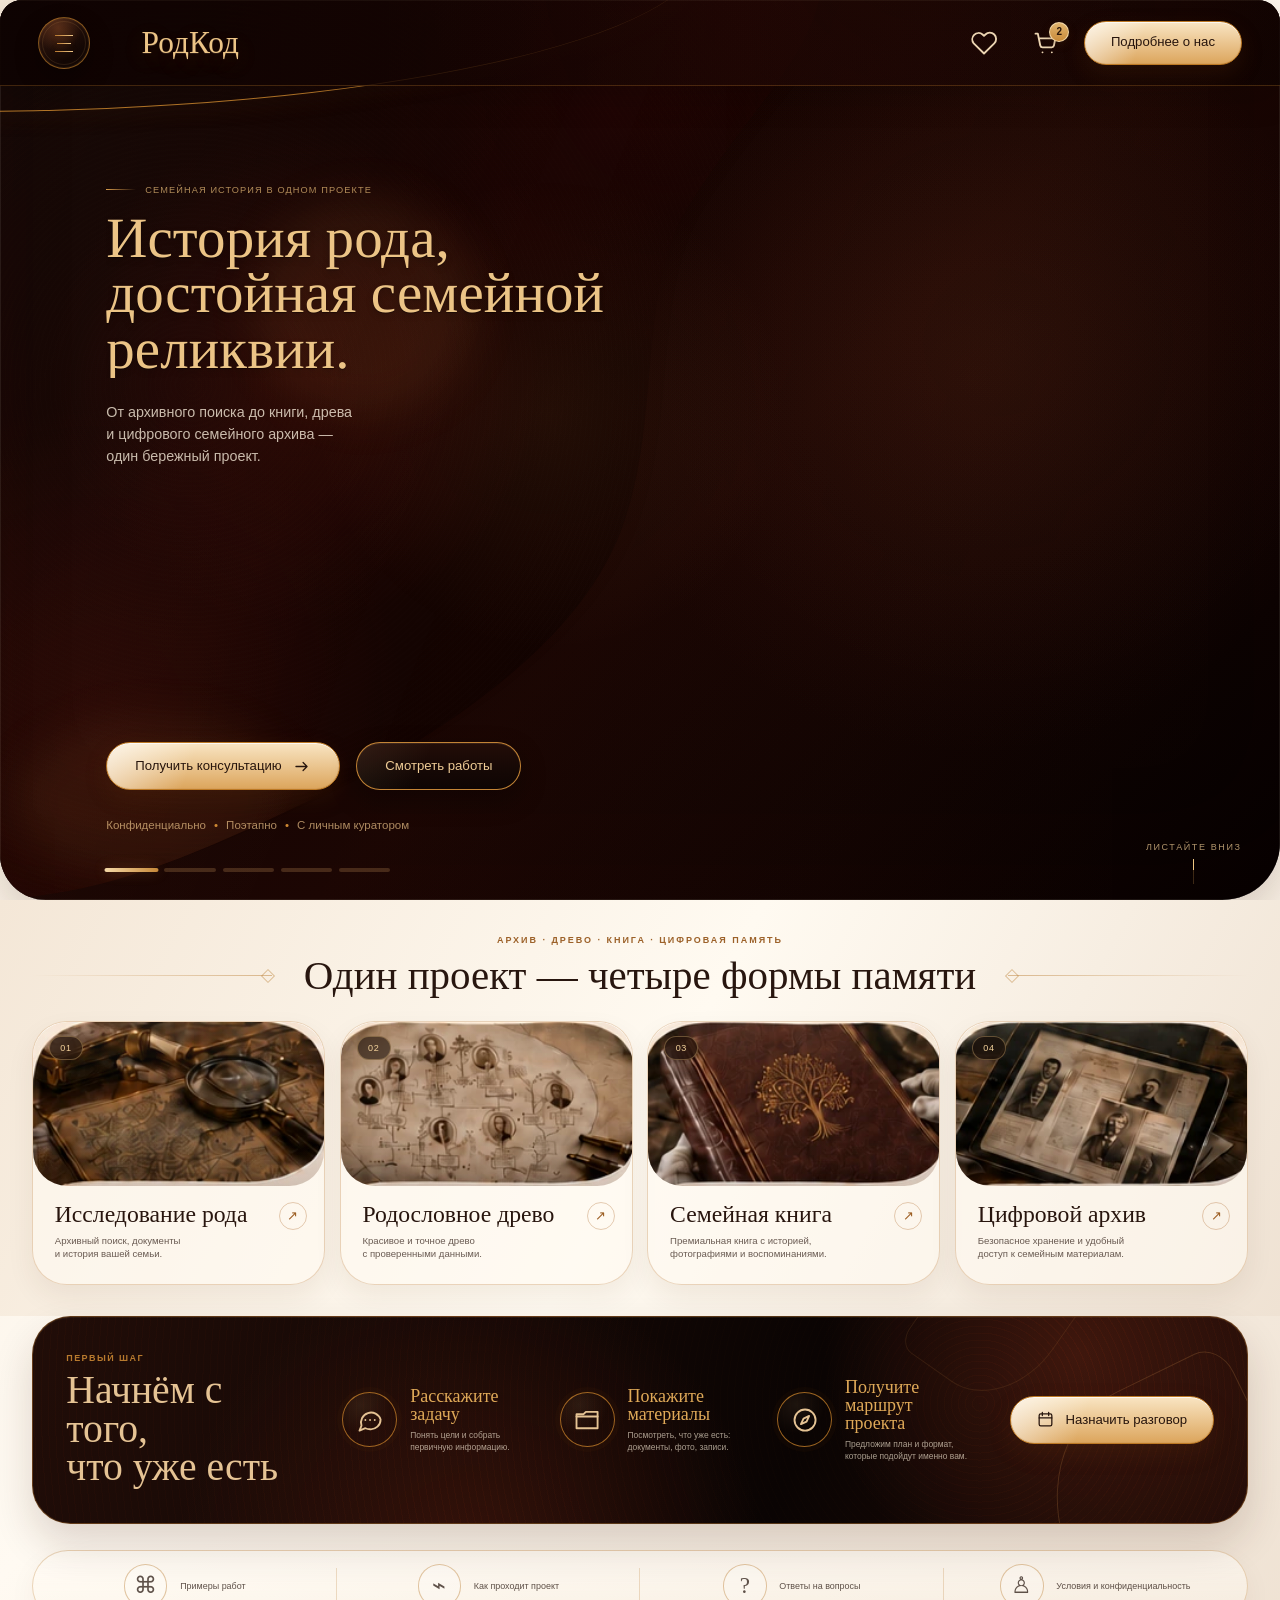
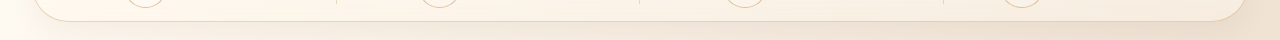
<file: index.html>
<!doctype html>
<html lang="ru">
<head>
  <meta charset="utf-8">
  <meta name="viewport" content="width=device-width, initial-scale=1, viewport-fit=cover">
  <title>РодКод — история рода, достойная семейной реликвии</title>
  <meta name="description" content="Исследование рода, родословное древо, семейная книга и цифровой архив — один бережный проект РодКод.">
  <meta name="robots" content="index, follow">
  <meta name="theme-color" content="#080302">
  <link rel="canonical" href="https://mirrip.github.io/rotkod.ru-design/">
  <link rel="preload" href="./assets/hero/desktop/hero-elite.webp" as="image" type="image/webp" media="(min-width: 761px)">
  <link rel="preload" href="./assets/hero/mobile/hero-elite.webp" as="image" type="image/webp" media="(max-width: 760px)">
  <link rel="stylesheet" href="./styles.css?v=20260808-4">
</head>
<body>
  <svg aria-hidden="true" focusable="false" width="0" height="0" style="position:absolute;overflow:hidden">
    <defs>
      <clipPath id="hero-wave-desktop-motion" clipPathUnits="objectBoundingBox">
        <path d="M0 0H1C.985 .07 .91 .13 .845 .225S.805 .47 .755 .595S.535 .825 .36 .9S.11 .995 0 1Z">
          <animate attributeName="d" dur="40s" repeatCount="indefinite" calcMode="spline" keyTimes="0;.25;.5;.75;1" keySplines=".42 0 .58 1;.42 0 .58 1;.42 0 .58 1;.42 0 .58 1" values="M0 0H1C.985 .07 .91 .13 .845 .225S.805 .47 .755 .595S.535 .825 .36 .9S.11 .995 0 1Z;M0 0H1C.94 .1 .85 .18 .792 .278S.85 .435 .785 .545S.615 .75 .452 .832S.168 .955 0 1Z;M0 0H1C.985 .07 .91 .13 .845 .225S.805 .47 .755 .595S.535 .825 .36 .9S.11 .995 0 1Z;M0 0H1C.998 .035 .96 .09 .897 .162S.74 .5 .692 .658S.45 .88 .28 .945S.064 1 0 1Z;M0 0H1C.985 .07 .91 .13 .845 .225S.805 .47 .755 .595S.535 .825 .36 .9S.11 .995 0 1Z" />
        </path>
      </clipPath>
      <clipPath id="hero-wave-mobile-motion" clipPathUnits="objectBoundingBox">
        <path d="M0 0H1V.82C.908 .808 .836 .83 .77 .882C.7 .936 .657 .982 .562 .991C.393 1.008 .178 .984 0 .932Z">
          <animate attributeName="d" dur="40s" repeatCount="indefinite" calcMode="spline" keyTimes="0;.25;.5;.75;1" keySplines=".42 0 .58 1;.42 0 .58 1;.42 0 .58 1;.42 0 .58 1" values="M0 0H1V.82C.908 .808 .836 .83 .77 .882C.7 .936 .657 .982 .562 .991C.393 1.008 .178 .984 0 .932Z;M0 0H1V.751C.897 .728 .8 .82 .71 .925C.63 .992 .55 1 .46 .972C.3 .932 .13 1 0 .976Z;M0 0H1V.82C.908 .808 .836 .83 .77 .882C.7 .936 .657 .982 .562 .991C.393 1.008 .178 .984 0 .932Z;M0 0H1V.889C.943 .868 .875 .793 .795 .812C.708 .842 .645 .932 .565 .998C.408 1.023 .198 .91 0 .861Z;M0 0H1V.82C.908 .808 .836 .83 .77 .882C.7 .936 .657 .982 .562 .991C.393 1.008 .178 .984 0 .932Z" />
        </path>
      </clipPath>
      <clipPath id="hero-bottom-wave-mobile-motion" clipPathUnits="objectBoundingBox">
        <path d="M0 .19C.13 .07 .285 .035 .43 .13C.56 .22 .65 .185 .77 .08C.87 .005 .95 .022 1 .065V1H0Z">
          <animate attributeName="d" dur="40s" repeatCount="indefinite" calcMode="spline" keyTimes="0;.25;.5;.75;1" keySplines=".42 0 .58 1;.42 0 .58 1;.42 0 .58 1;.42 0 .58 1" values="M0 .19C.13 .07 .285 .035 .43 .13C.56 .22 .65 .185 .77 .08C.87 .005 .95 .022 1 .065V1H0Z;M0 .109C.153 .012 .314 .096 .453 .21C.56 .292 .675 .133 .793 .022C.893 0 .962 .075 1 .14V1H0Z;M0 .19C.13 .07 .285 .035 .43 .13C.56 .22 .65 .185 .77 .08C.87 .005 .95 .022 1 .065V1H0Z;M0 .271C.107 .139 .256 .006 .407 .061C.583 .132 .65 .249 .747 .169C.847 .075 .927 0 1 .019V1H0Z;M0 .19C.13 .07 .285 .035 .43 .13C.56 .22 .65 .185 .77 .08C.87 .005 .95 .022 1 .065V1H0Z" />
        </path>
      </clipPath>
    </defs>
  </svg>
  <a class="skip-link" href="#content">Перейти к содержанию</a>

  <main class="site-shell" id="content">
    <section class="hero" aria-labelledby="hero-title">
      <div class="hero__photo-slot" role="region" aria-roledescription="карусель" aria-label="Родословные книги и подарочные издания">
        <div class="hero__slides" aria-live="off">
          <figure class="hero__slide is-active" aria-hidden="false">
            <picture class="hero__slide-picture">
              <source media="(max-width: 760px)" srcset="./assets/hero/mobile/hero-elite.webp">
              <img class="hero__slide-image" src="./assets/hero/desktop/hero-elite.webp" width="1672" height="941" alt="Элитная родословная книга в подарочном оформлении" loading="eager" fetchpriority="high" decoding="async">
            </picture>
          </figure>
          <figure class="hero__slide" aria-hidden="true">
            <picture class="hero__slide-picture">
              <source media="(max-width: 760px)" srcset="./assets/hero/mobile/hero-gold-tree.webp">
              <img class="hero__slide-image" src="./assets/hero/desktop/hero-gold-tree.webp" width="1674" height="940" alt="Родословная книга с золотым фамильным древом" loading="lazy" fetchpriority="low" decoding="async">
            </picture>
          </figure>
          <figure class="hero__slide" aria-hidden="true">
            <picture class="hero__slide-picture">
              <source media="(max-width: 760px)" srcset="./assets/hero/mobile/hero-troyka.webp">
              <img class="hero__slide-image" src="./assets/hero/desktop/hero-troyka.webp" width="1672" height="941" alt="Подарочная родословная книга Тройка" loading="lazy" fetchpriority="low" decoding="async">
            </picture>
          </figure>
          <figure class="hero__slide" aria-hidden="true">
            <picture class="hero__slide-picture">
              <source media="(max-width: 760px)" srcset="./assets/hero/mobile/hero-blue-crest.webp">
              <img class="hero__slide-image" src="./assets/hero/desktop/hero-blue-crest.webp" width="1672" height="941" alt="Синяя фамильная книга с гербом" loading="lazy" fetchpriority="low" decoding="async">
            </picture>
          </figure>
          <figure class="hero__slide" aria-hidden="true">
            <picture class="hero__slide-picture">
              <source media="(max-width: 760px)" srcset="./assets/hero/mobile/hero-wedding.webp">
              <img class="hero__slide-image" src="./assets/hero/desktop/hero-wedding.webp" width="1672" height="941" alt="Свадебная родословная книга для истории семьи" loading="lazy" fetchpriority="low" decoding="async">
            </picture>
          </figure>
        </div>
      </div>
      <div class="hero__atmosphere" aria-hidden="true"></div>

      <div class="hero__transition" aria-hidden="true"></div>
      <div class="hero__dark-surface" aria-hidden="true">
        <span class="hero__texture"></span>
        <span class="hero__ember hero__ember--one"></span>
        <span class="hero__ember hero__ember--two"></span>
      </div>
      <div class="hero__curve" aria-hidden="true"></div>

      <header class="header">
        <a class="icon-button menu-button" href="./page.html?title=Меню" aria-label="Меню">
          <span></span><span></span><span></span>
        </a>

        <a class="brand" href="./index.html" aria-label="РодКод — главная">РодКод</a>

        <nav class="header__actions" aria-label="Основная навигация">
          <a class="icon-button" href="./page.html?title=Избранное" aria-label="Избранное">
            <svg viewBox="0 0 24 24" aria-hidden="true"><path d="M20.8 4.7a5.4 5.4 0 0 0-7.6 0L12 5.9l-1.2-1.2a5.4 5.4 0 0 0-7.6 7.6L12 21l8.8-8.7a5.4 5.4 0 0 0 0-7.6Z"/></svg>
          </a>
          <a class="icon-button cart-button" href="./page.html?title=Корзина" aria-label="Корзина">
            <svg viewBox="0 0 24 24" aria-hidden="true"><path d="M3 4h2l2.1 10.1a2 2 0 0 0 2 1.6h7.7a2 2 0 0 0 2-1.5L20 8H6M9 20h.01M17 20h.01"/></svg>
            <span class="cart-count">2</span>
          </a>
          <a class="button button--light header__about" href="./page.html?title=Подробнее о нас">Подробнее о нас</a>
        </nav>
      </header>

      <div class="mobile-kicker">Личная консультация</div>

      <div class="hero__content">
        <p class="hero__eyebrow"><span></span> Семейная история в одном проекте</p>
        <h1 id="hero-title">История рода,<br>достойная семейной<br>реликвии.</h1>
        <p class="hero__lead">От архивного поиска до книги, древа<br class="desktop-only"> и цифрового семейного архива —<br class="desktop-only"> один бережный проект.</p>
      </div>

      <div class="hero__actions">
        <a class="button button--light" href="./page.html?title=Получить консультацию">
          <span>Получить консультацию</span>
          <svg viewBox="0 0 24 24" aria-hidden="true"><path d="M5 12h13M14 7l5 5-5 5"/></svg>
        </a>
        <a class="button button--outline" href="./page.html?title=Смотреть работы">Смотреть работы</a>
      </div>

      <p class="hero__trust">Конфиденциально <b>•</b> Поэтапно <b>•</b> С личным куратором</p>
      <div class="hero__progress" aria-label="Слайд 1 из 5">
        <i class="is-active"></i><i></i><i></i><i></i><i></i>
      </div>
      <a class="hero__scroll-cue" href="#memory" aria-label="Прокрутить к следующему разделу">
        <span>Листайте вниз</span>
        <i aria-hidden="true"></i>
      </a>
    </section>

    <section class="memory reveal" id="memory" aria-labelledby="memory-title">
      <p class="section-kicker">Архив · Древо · Книга · Цифровая память</p>
      <div class="section-heading">
        <span aria-hidden="true"></span>
        <h2 id="memory-title">Один проект — четыре формы памяти</h2>
        <span aria-hidden="true"></span>
      </div>

      <div class="memory-grid">
        <a class="memory-card" href="./page.html?title=Исследование рода">
          <span class="memory-card__index">01</span>
          <span class="memory-card__media">
            <img src="./assets/cards/research.webp" width="246" height="138" loading="lazy" decoding="async" alt="Материалы для исследования истории рода">
          </span>
          <span class="memory-card__body">
            <strong>Исследование рода</strong>
            <small>Архивный поиск, документы<br>и история вашей семьи.</small>
            <span class="memory-card__arrow" aria-hidden="true">↗</span>
          </span>
        </a>

        <a class="memory-card" href="./page.html?title=Родословное древо">
          <span class="memory-card__index">02</span>
          <span class="memory-card__media">
            <img src="./assets/cards/tree.webp" width="257" height="138" loading="lazy" decoding="async" alt="Пример оформления родословного древа">
          </span>
          <span class="memory-card__body">
            <strong>Родословное древо</strong>
            <small>Красивое и точное древо<br>с проверенными данными.</small>
            <span class="memory-card__arrow" aria-hidden="true">↗</span>
          </span>
        </a>

        <a class="memory-card" href="./page.html?title=Семейная книга">
          <span class="memory-card__index">03</span>
          <span class="memory-card__media">
            <img src="./assets/cards/book.webp" width="258" height="138" loading="lazy" decoding="async" alt="Семейная книга в кожаном переплёте">
          </span>
          <span class="memory-card__body">
            <strong>Семейная книга</strong>
            <small>Премиальная книга с историей,<br>фотографиями и воспоминаниями.</small>
            <span class="memory-card__arrow" aria-hidden="true">↗</span>
          </span>
        </a>

        <a class="memory-card" href="./page.html?title=Цифровой архив">
          <span class="memory-card__index">04</span>
          <span class="memory-card__media">
            <img src="./assets/cards/archive.webp" width="257" height="138" loading="lazy" decoding="async" alt="Цифровой семейный архив на планшете">
          </span>
          <span class="memory-card__body">
            <strong>Цифровой архив</strong>
            <small>Безопасное хранение и удобный<br>доступ к семейным материалам.</small>
            <span class="memory-card__arrow" aria-hidden="true">↗</span>
          </span>
        </a>
      </div>
    </section>

    <section class="start reveal" aria-labelledby="start-title">
      <div class="start__heading">
        <span class="start__eyebrow">Первый шаг</span>
        <h2 id="start-title">Начнём с того,<br>что уже есть</h2>
      </div>

      <div class="steps">
        <a class="step" href="./page.html?title=Расскажите задачу">
          <span class="step__icon">
            <svg viewBox="0 0 24 24" aria-hidden="true"><path d="M21 11.5a8.4 8.4 0 0 1-9 8.4 9.4 9.4 0 0 1-4-.9L3 21l1.7-4.2A8.5 8.5 0 1 1 21 11.5Z"/><path d="M8 12h.01M12 12h.01M16 12h.01"/></svg>
          </span>
          <span><strong>Расскажите задачу</strong><small>Понять цели и собрать<br>первичную информацию.</small></span>
        </a>

        <a class="step" href="./page.html?title=Покажите материалы">
          <span class="step__icon">
            <svg viewBox="0 0 24 24" aria-hidden="true"><path d="M3 7h6l2-2h10v14H3Z"/><path d="M3 9h18"/></svg>
          </span>
          <span><strong>Покажите материалы</strong><small>Посмотреть, что уже есть:<br>документы, фото, записи.</small></span>
        </a>

        <a class="step" href="./page.html?title=Получите маршрут проекта">
          <span class="step__icon">
            <svg viewBox="0 0 24 24" aria-hidden="true"><circle cx="12" cy="12" r="9"/><path d="m15.5 8.5-2.2 4.8-4.8 2.2 2.2-4.8Z"/></svg>
          </span>
          <span><strong>Получите маршрут проекта</strong><small>Предложим план и формат,<br>которые подойдут именно вам.</small></span>
        </a>
      </div>

      <a class="button button--light start__button" href="./page.html?title=Назначить разговор">
        <svg viewBox="0 0 24 24" aria-hidden="true"><rect x="4" y="5" width="16" height="15" rx="2"/><path d="M8 3v4M16 3v4M4 10h16"/></svg>
        Назначить разговор
      </a>

      <span class="start__ornament start__ornament--one" aria-hidden="true"></span>
      <span class="start__ornament start__ornament--two" aria-hidden="true"></span>
    </section>

    <footer class="footer reveal">
      <a href="./page.html?title=Примеры работ"><span>⌘</span>Примеры работ</a>
      <a href="./page.html?title=Как проходит проект"><span>⌁</span>Как проходит проект</a>
      <a href="./page.html?title=Ответы на вопросы"><span>?</span>Ответы на вопросы</a>
      <a href="./page.html?title=Условия и конфиденциальность"><span>♙</span>Условия и конфиденциальность</a>
    </footer>
  </main>

  <nav class="mobile-dock is-hidden" aria-label="Быстрые действия" aria-hidden="true" inert>
    <a class="mobile-dock__item" href="./page.html?title=Меню" aria-label="Открыть меню">
      <svg viewBox="0 0 24 24" aria-hidden="true"><path d="M5 7h14M5 12h14M5 17h9"/></svg>
      <span>Меню</span>
    </a>
    <a class="mobile-dock__item" href="#memory" aria-label="Перейти к формам семейной памяти">
      <svg viewBox="0 0 24 24" aria-hidden="true"><path d="M4 5.5A3.5 3.5 0 0 1 7.5 2H20v17H7.5A3.5 3.5 0 0 0 4 22Z"/><path d="M4 5.5V22M8 6h8M8 10h7"/></svg>
      <span>Проекты</span>
    </a>
    <a class="mobile-dock__cta" href="./page.html?title=Получить консультацию">
      <span><small>Личный куратор</small><strong>Обсудить проект</strong></span>
      <svg viewBox="0 0 24 24" aria-hidden="true"><path d="M5 12h13M14 7l5 5-5 5"/></svg>
    </a>
  </nav>

  <script src="./app.js?v=20260801-1"></script>
</body>
</html>
</file>
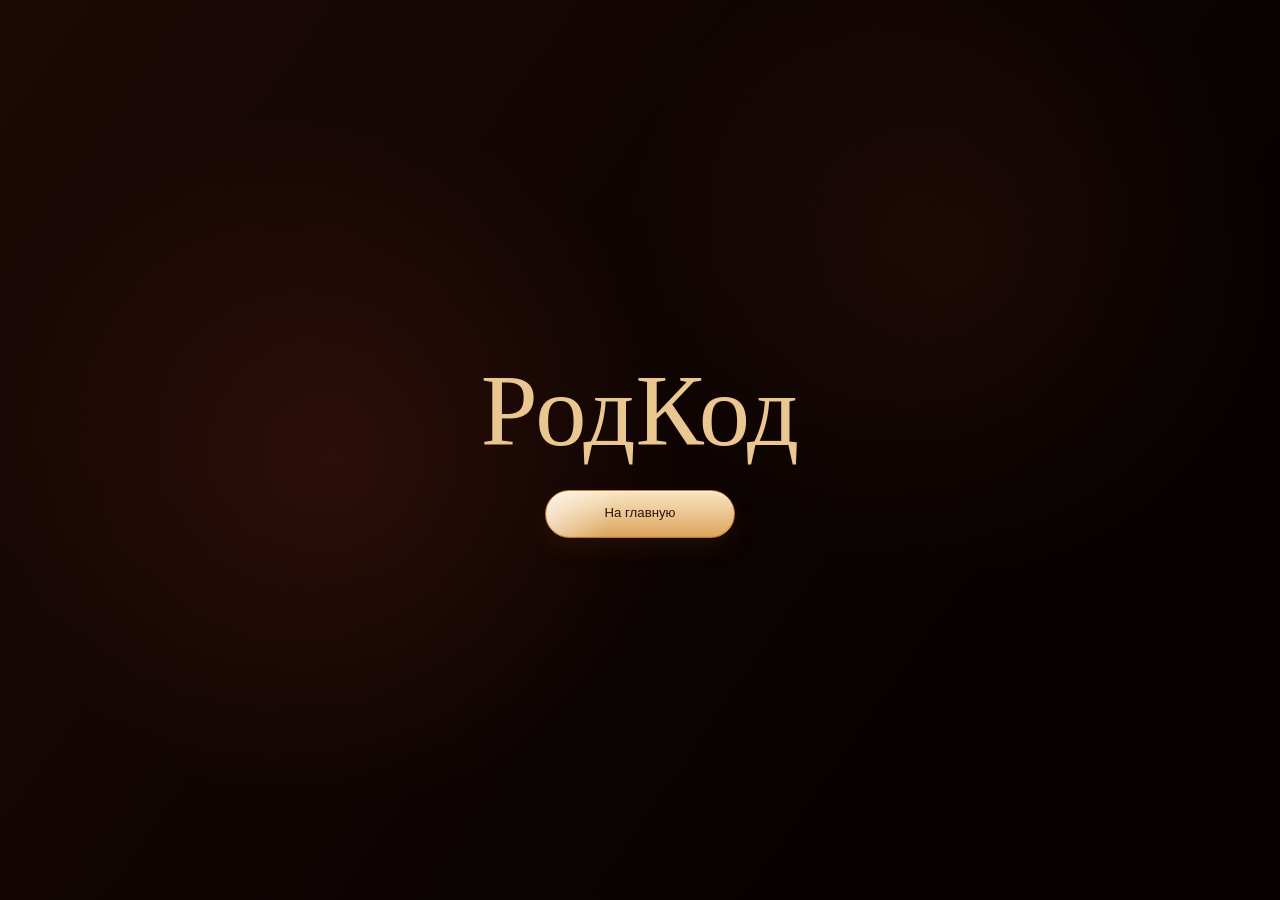
<file: page.html>
<!doctype html>
<html lang="ru">
<head>
  <meta charset="utf-8">
  <meta name="viewport" content="width=device-width, initial-scale=1, viewport-fit=cover">
  <title>РодКод</title>
  <meta name="robots" content="noindex, follow">
  <meta name="theme-color" content="#080503">
  <link rel="stylesheet" href="./styles.css?v=20260727-4">
</head>
<body>
  <main class="site-shell simple-page">
    <div class="simple-page__inner">
      <h1 id="page-title">РодКод</h1>
      <a class="button button--light" href="./index.html">На главную</a>
    </div>
  </main>
  <script src="./page.js"></script>
</body>
</html>
</file>
<file: styles.css>
:root {
  color-scheme: light;
  --ink: #24130d;
  --brown: #210d08;
  --brown-deep: #080302;
  --cream: #f5eadc;
  --cream-light: #fffaf2;
  --gold: #b8792a;
  --gold-soft: #d7a35f;
  --gold-light: #f0cc95;
  --line: rgba(159, 99, 34, .3);
  --display: Georgia, "Times New Roman", serif;
  --sans: "Segoe UI", Arial, sans-serif;
  --glow-x: 36%;
  --glow-y: 42%;
}

* {
  box-sizing: border-box;
}

html {
  min-width: 320px;
  min-height: 100%;
  background: #000;
  scroll-behavior: smooth;
}

body {
  min-height: 100vh;
  margin: 0;
  overflow-x: hidden;
  overscroll-behavior-x: none;
  color: var(--ink);
  background:
    radial-gradient(circle at 50% -8%, #28170e 0, #0a0604 34rem, #000 76rem),
    #000;
  font-family: var(--sans);
  text-rendering: optimizeLegibility;
}

a {
  color: inherit;
  -webkit-tap-highlight-color: transparent;
  touch-action: manipulation;
}

svg {
  display: block;
  fill: none;
  stroke: currentColor;
  stroke-linecap: round;
  stroke-linejoin: round;
  stroke-width: 1.6;
}

.mobile-dock {
  display: none;
}

.skip-link {
  position: fixed;
  z-index: 100;
  top: 12px;
  left: 12px;
  padding: 10px 16px;
  color: #fff;
  border-radius: 30px;
  background: #21110a;
  transform: translateY(-180%);
}

.skip-link:focus {
  transform: translateY(0);
}

.visually-hidden {
  position: absolute;
  width: 1px;
  height: 1px;
  padding: 0;
  overflow: hidden;
  clip: rect(0 0 0 0);
  clip-path: inset(50%);
  white-space: nowrap;
  border: 0;
}

.site-shell {
  width: min(calc(100% - 36px), 1440px);
  margin: 16px auto;
  overflow: hidden;
  border: 1px solid rgba(216, 156, 72, .68);
  border-radius: clamp(34px, 3.3vw, 54px);
  background:
    radial-gradient(circle at 72% 30%, rgba(255, 255, 255, .66), transparent 36%),
    linear-gradient(135deg, #f3e7d7, #fffaf2 54%, #efe2d3);
  box-shadow:
    0 36px 110px rgba(0, 0, 0, .62),
    0 0 0 1px rgba(255, 248, 231, .08) inset;
}

/* Hero: a real dark text surface above a separate empty photo area. */
.hero {
  --hero-wave-mask: url("data:image/svg+xml,%3Csvg xmlns='http://www.w3.org/2000/svg' viewBox='0 0 1000 1000' preserveAspectRatio='none'%3E%3Cpath fill='black' d='M0 0H1000C985 70 910 130 845 225S805 470 755 595S535 825 360 900S110 995 0 1000Z'/%3E%3C/svg%3E");
  position: relative;
  min-height: clamp(570px, 47vw, 690px);
  overflow: hidden;
  isolation: isolate;
  color: var(--gold-light);
  border-radius: 0 0 clamp(38px, 4vw, 64px) clamp(30px, 3.2vw, 50px);
  background: #120605;
  box-shadow:
    0 16px 40px rgba(60, 29, 12, .18),
    0 -1px rgba(255, 255, 255, .7) inset;
}

.hero__photo-slot {
  position: absolute;
  z-index: -4;
  inset: 0;
  overflow: hidden;
  background:
    radial-gradient(circle at 76% 42%, rgba(117, 52, 28, .32), transparent 34%),
    linear-gradient(135deg, #160704, #2a1009 56%, #080302);
}

.hero__slides,
.hero__slide {
  position: absolute;
  inset: 0;
}

.hero__slides {
  z-index: 0;
  overflow: hidden;
  contain: layout paint;
}

.hero__slide {
  z-index: 0;
  margin: 0;
  overflow: hidden;
  opacity: 0;
  pointer-events: none;
  transform: translate3d(7%, 0, 0);
  transition:
    opacity 760ms ease,
    transform 760ms cubic-bezier(.22, .61, .36, 1);
}

.hero__slide.is-active {
  z-index: 2;
  opacity: 1;
  transform: translate3d(0, 0, 0);
  will-change: opacity, transform;
}

.hero__slide.is-leaving {
  z-index: 1;
  opacity: 0;
  transform: translate3d(-7%, 0, 0);
  will-change: opacity, transform;
}

.hero__slide-picture {
  display: block;
  width: 100%;
  height: 100%;
}

.hero__slide-image {
  --hero-shift-x: 0%;
  --hero-scale-start: 1.015;
  --hero-scale-end: 1.07;
  display: block;
  width: 100%;
  height: 100%;
  object-fit: cover;
  object-position: 50% 50%;
  transform: translate3d(var(--hero-shift-x), 0, 0) scale(var(--hero-scale-start));
  transform-origin: 50% 50%;
}

.hero__slide.is-active .hero__slide-image {
  animation: hero-photo-zoom var(--hero-slide-duration, 9000ms) linear both;
  will-change: transform;
}

.hero__slide.is-leaving .hero__slide-image {
  animation: none;
  transform: translate3d(var(--hero-shift-x), 0, 0) scale(var(--hero-scale-end));
}

.hero__atmosphere {
  position: absolute;
  z-index: 0;
  inset: 0;
  overflow: hidden;
  contain: layout paint;
  pointer-events: none;
  background:
    radial-gradient(circle at 43% 46%, rgba(209, 135, 65, .08), transparent 27%),
    radial-gradient(circle at 78% 38%, rgba(174, 116, 55, .045), transparent 31%),
    linear-gradient(112deg, rgba(255, 223, 174, .045), transparent 39%, rgba(95, 53, 26, .025) 70%, transparent);
  box-shadow:
    0 0 0 1px rgba(255, 245, 226, .08) inset,
    0 -60px 120px rgba(87, 41, 16, .035) inset;
}

.hero__dark-surface,
.hero__transition {
  position: absolute;
  inset: 0 auto 0 0;
  border-radius: 0;
  -webkit-mask-image: var(--hero-wave-mask);
  mask-image: var(--hero-wave-mask);
  -webkit-mask-position: 0 0;
  mask-position: 0 0;
  -webkit-mask-repeat: no-repeat;
  mask-repeat: no-repeat;
  -webkit-mask-size: 100% 100%;
  mask-size: 100% 100%;
  clip-path: polygon(0 0, 100% 0, 98.5% 7%, 91% 13%, 84.5% 22.5%, 80% 32%, 78% 40%, 80% 47%, 77% 55%, 75.5% 59.5%, 70.5% 71.5%, 60% 79%, 53.5% 82.5%, 36% 90%, 19% 97.5%, 10.5% 99.5%, 0 100%);
  pointer-events: none;
}

@supports ((-webkit-mask-image: linear-gradient(#000, #000)) or (mask-image: linear-gradient(#000, #000))) {
  .hero__dark-surface,
  .hero__transition {
    clip-path: none;
  }
}

.hero__transition {
  z-index: -2;
  width: 66%;
  background: rgba(42, 13, 7, .62);
  filter: blur(17px);
  transform: translate3d(-.6%, 0, 0);
  opacity: .55;
}

.hero__dark-surface {
  z-index: -1;
  width: 64%;
  overflow: hidden;
  transform-origin: 0 50%;
  background:
    radial-gradient(circle at var(--glow-x) var(--glow-y), rgba(148, 58, 30, .42), transparent 31%),
    radial-gradient(circle at 12% 79%, rgba(93, 31, 18, .56), transparent 29%),
    radial-gradient(circle at 82% 8%, rgba(102, 38, 22, .2), transparent 27%),
    linear-gradient(128deg, #160704 0, #2b100a 45%, #140705 75%, #080302 100%);
  box-shadow:
    -30px -20px 60px rgba(99, 38, 19, .2) inset;
}

.hero__texture {
  position: absolute;
  inset: -1.2%;
  opacity: .22;
  background:
    repeating-linear-gradient(116deg, transparent 0 18px, rgba(255, 223, 173, .018) 19px 20px),
    repeating-radial-gradient(circle at 24% 43%, rgba(255, 233, 196, .11) 0 1px, transparent 1px 5px);
  mix-blend-mode: overlay;
  transform: translate3d(0, 0, 0) scale(1.004);
  transform-origin: 34% 46%;
}

.hero__ember {
  position: absolute;
  border-radius: 50%;
  background: rgba(209, 125, 58, .12);
  filter: blur(22px);
}

.hero__ember--one {
  top: 22%;
  left: 31%;
  width: 27%;
  height: 24%;
}

.hero__ember--two {
  bottom: 2%;
  left: 2%;
  width: 34%;
  height: 18%;
}

.hero__curve {
  position: absolute;
  z-index: 1;
  top: -5.6%;
  left: -3%;
  width: 58%;
  height: 18%;
  border-bottom: 1px solid rgba(210, 139, 47, .86);
  border-radius: 0 0 100% 0;
  pointer-events: none;
  box-shadow: 0 10px 20px rgba(128, 67, 22, .07);
}

.header {
  position: relative;
  z-index: 8;
  display: grid;
  grid-template-columns: auto 1fr auto;
  align-items: center;
  gap: clamp(20px, 4vw, 70px);
  min-height: 86px;
  padding: 0 clamp(24px, 3vw, 48px);
  border-bottom: 1px solid rgba(193, 127, 46, .28);
}

@media (min-width: 761px) {
  .header {
    background:
      radial-gradient(circle at 72% -80%, rgba(151, 69, 31, .16), transparent 54%),
      linear-gradient(90deg, rgba(25, 8, 5, .84), rgba(34, 12, 7, .7) 58%, rgba(25, 8, 5, .56));
    box-shadow:
      0 1px rgba(255, 224, 176, .035) inset,
      0 12px 34px rgba(10, 3, 2, .12);
  }
}

.brand {
  width: max-content;
  color: #e7bd82;
  font-family: var(--display);
  font-size: clamp(30px, 2.45vw, 43px);
  line-height: 1;
  text-decoration: none;
  text-shadow:
    0 1px 0 rgba(255, 235, 199, .1),
    0 7px 24px rgba(204, 121, 42, .2);
}

.header__actions {
  display: flex;
  align-items: center;
  gap: clamp(7px, 1.1vw, 17px);
  color: #ecd5b2;
}

.icon-button {
  position: relative;
  display: grid;
  flex: 0 0 auto;
  width: 48px;
  height: 48px;
  place-items: center;
  border: 1px solid transparent;
  border-radius: 50%;
  text-decoration: none;
  transition:
    transform .28s cubic-bezier(.2, .8, .2, 1),
    border-color .28s ease,
    color .28s ease,
    background .28s ease,
    box-shadow .28s ease;
}

.icon-button svg {
  width: 28px;
  height: 28px;
}

.icon-button:hover,
.icon-button:focus-visible {
  color: #a65e16;
  border-color: rgba(184, 122, 46, .55);
  background: rgba(229, 186, 119, .14);
  box-shadow: 0 8px 24px rgba(75, 42, 17, .1);
  transform: translateY(-3px);
}

.menu-button {
  position: relative;
  overflow: hidden;
  isolation: isolate;
  width: 52px;
  height: 52px;
  border-color: rgba(199, 131, 43, .62);
  background:
    radial-gradient(circle at 38% 20%, rgba(114, 61, 32, .64), transparent 46%),
    linear-gradient(145deg, #35190f, #130704 72%);
  box-shadow:
    0 10px 24px rgba(0, 0, 0, .28),
    0 0 0 1px rgba(255, 219, 157, .06) inset;
}

.menu-button::before {
  position: absolute;
  z-index: -1;
  inset: 3px;
  content: "";
  border: 1px solid rgba(233, 176, 98, .12);
  border-radius: 50%;
}

.menu-button span {
  position: absolute;
  z-index: 1;
  left: 50%;
  display: block;
  width: 18px;
  height: 1px;
  background: linear-gradient(90deg, #b6772e, #f0c989);
  box-shadow: 0 0 8px rgba(218, 154, 78, .28);
  transform: translateX(-50%);
  transition: width .25s ease;
}

.menu-button span:nth-child(1) { top: 17px; }
.menu-button span:nth-child(2) { top: 25px; width: 14px; }
.menu-button span:nth-child(3) { top: 33px; }
.menu-button:hover span:nth-child(2) { width: 18px; }

.cart-count {
  position: absolute;
  top: 2px;
  right: 0;
  display: grid;
  width: 20px;
  height: 20px;
  place-items: center;
  color: #2c180b;
  border: 1px solid rgba(255, 236, 196, .74);
  border-radius: 50%;
  background: linear-gradient(#e1b46f, #c98a39);
  font-size: 10px;
  font-weight: 700;
  box-shadow: 0 3px 9px rgba(76, 39, 10, .26);
}

.button {
  display: inline-flex;
  min-height: 48px;
  align-items: center;
  justify-content: center;
  gap: 10px;
  padding: 11px 28px;
  overflow: hidden;
  border: 1px solid #bd7924;
  border-radius: 999px;
  font-size: clamp(13px, 1.03vw, 16px);
  font-weight: 500;
  line-height: 1.1;
  text-align: center;
  text-decoration: none;
  transition:
    color .28s ease,
    background .28s ease,
    box-shadow .28s ease,
    transform .28s cubic-bezier(.2, .8, .2, 1);
}

.button svg {
  width: 19px;
  height: 19px;
  transition: transform .28s ease;
}

.button:hover,
.button:focus-visible {
  transform: translateY(-3px);
}

.button:active {
  transform: translateY(-1px) scale(.985);
}

.button:hover svg {
  transform: translateX(3px);
}

.button--light {
  color: #27150d;
  background:
    linear-gradient(110deg, rgba(255, 255, 255, .62), transparent 37%),
    linear-gradient(180deg, #f9e5c3, #dca55c);
  box-shadow:
    0 9px 22px rgba(94, 47, 13, .24),
    0 1px 0 rgba(255, 255, 255, .82) inset,
    0 0 0 1px rgba(111, 59, 16, .06) inset;
}

.button--light:hover,
.button--light:focus-visible {
  background:
    linear-gradient(110deg, rgba(255, 255, 255, .76), transparent 37%),
    linear-gradient(180deg, #fff0d2, #e7b366);
  box-shadow:
    0 14px 30px rgba(94, 47, 13, .32),
    0 0 22px rgba(224, 155, 68, .16);
}

.button--outline {
  color: #e2bc84;
  background:
    linear-gradient(135deg, rgba(255, 226, 176, .03), transparent),
    rgba(12, 5, 3, .24);
}

.button--outline:hover,
.button--outline:focus-visible {
  color: #ffebca;
  background: rgba(177, 111, 31, .16);
}

.header__about {
  min-height: 44px;
  padding-inline: clamp(18px, 2vw, 32px);
}

.mobile-kicker {
  display: none;
}

.hero__content {
  position: absolute;
  z-index: 3;
  top: 20.5%;
  left: 8.3%;
  max-width: 45%;
}

.hero__eyebrow {
  display: flex;
  align-items: center;
  gap: 9px;
  margin: 0 0 16px;
  color: rgba(232, 188, 125, .66);
  font-size: clamp(9px, .72vw, 11px);
  font-weight: 500;
  letter-spacing: .12em;
  text-transform: uppercase;
}

.hero__eyebrow span {
  width: 30px;
  height: 1px;
  background: linear-gradient(90deg, #d89c4c, transparent);
}

.hero h1 {
  margin: 0;
  font-family: var(--display);
  font-size: clamp(49px, 4.45vw, 72px);
  font-weight: 400;
  line-height: .98;
  letter-spacing: .002em;
  text-rendering: geometricPrecision;
  text-shadow:
    0 1px 1px rgba(0, 0, 0, .42),
    0 3px 7px rgba(0, 0, 0, .2);
}

.hero__lead {
  margin: clamp(18px, 1.8vw, 27px) 0 0;
  color: rgba(255, 247, 235, .78);
  font-size: clamp(14px, 1.12vw, 18px);
  font-weight: 300;
  line-height: 1.55;
}

.hero__actions {
  position: absolute;
  z-index: 4;
  bottom: 12.2%;
  left: 8.3%;
  display: flex;
  gap: clamp(12px, 1.3vw, 20px);
}

.hero__actions .button {
  position: relative;
}

.hero__actions .button::after {
  position: absolute;
  z-index: 2;
  top: -35%;
  bottom: -35%;
  left: -34%;
  width: 18%;
  content: "";
  opacity: 0;
  background: linear-gradient(90deg, transparent, rgba(255, 244, 217, .38), transparent);
  pointer-events: none;
  transform: translate3d(-260%, 0, 0) skewX(-18deg);
}

.hero__trust {
  position: absolute;
  z-index: 4;
  bottom: 7.7%;
  left: 8.3%;
  margin: 0;
  color: rgba(236, 195, 137, .7);
  font-size: clamp(10px, .9vw, 13px);
  font-weight: 300;
}

.hero__trust b {
  padding: 0 .42em;
  color: #ce8933;
  font-weight: 400;
}

.hero__progress {
  position: absolute;
  z-index: 4;
  bottom: 3.1%;
  left: 8.3%;
  display: flex;
  gap: 7px;
}

.hero__progress i {
  display: block;
  width: clamp(38px, 4vw, 64px);
  height: 4px;
  overflow: hidden;
  border-radius: 99px;
  background: rgba(201, 153, 93, .25);
  transition: background .35s ease, transform .35s ease;
}

.hero__progress i.is-active {
  background: linear-gradient(90deg, #f5d9a7, #c68839);
  box-shadow: 0 0 12px rgba(232, 171, 90, .26);
  transform: scaleX(1.06);
}

.hero__scroll-cue {
  display: none;
}

/* Memory cards */
.memory {
  position: relative;
  padding: clamp(28px, 2.7vw, 42px) clamp(28px, 2.5vw, 42px) clamp(22px, 2.4vw, 36px);
  background:
    radial-gradient(circle at 71% 26%, rgba(255, 255, 255, .72), transparent 27%),
    radial-gradient(circle at 8% 90%, rgba(211, 155, 90, .08), transparent 28%),
    linear-gradient(118deg, #f4e7d7, #fffaf1 51%, #efe2d3);
}

.memory::before {
  position: absolute;
  inset: 0;
  content: "";
  opacity: .14;
  pointer-events: none;
  background: repeating-radial-gradient(circle at 22% 40%, #aa6d2e 0 1px, transparent 1px 7px);
  mix-blend-mode: multiply;
}

.section-kicker {
  position: relative;
  z-index: 1;
  margin: 0 0 10px;
  color: #9c6129;
  font-size: 9px;
  font-weight: 600;
  letter-spacing: .22em;
  text-align: center;
  text-transform: uppercase;
}

.section-heading {
  position: relative;
  z-index: 1;
  display: grid;
  grid-template-columns: minmax(70px, 1fr) auto minmax(70px, 1fr);
  align-items: center;
  gap: clamp(18px, 2.5vw, 38px);
  margin-bottom: clamp(22px, 2vw, 32px);
}

.section-heading h2 {
  margin: 0;
  color: #28160f;
  font-family: var(--display);
  font-size: clamp(34px, 3.2vw, 52px);
  font-weight: 400;
  line-height: 1;
  text-align: center;
}

.section-heading span {
  position: relative;
  height: 1px;
  background: linear-gradient(90deg, transparent, rgba(184, 122, 46, .48));
}

.section-heading span:last-child {
  background: linear-gradient(90deg, rgba(184, 122, 46, .48), transparent);
}

.section-heading span::after {
  position: absolute;
  top: -4px;
  right: -1px;
  width: 8px;
  height: 8px;
  content: "";
  border: 1px solid rgba(184, 122, 46, .44);
  transform: rotate(45deg);
}

.section-heading span:last-child::after {
  right: auto;
  left: -1px;
}

.memory-grid {
  position: relative;
  z-index: 1;
  display: grid;
  grid-template-columns: repeat(4, minmax(0, 1fr));
  gap: clamp(9px, 1.15vw, 18px);
}

.memory-card {
  position: relative;
  display: block;
  min-width: 0;
  overflow: hidden;
  border: 1px solid rgba(178, 111, 44, .28);
  border-radius: clamp(26px, 2.7vw, 42px);
  background: rgba(255, 250, 243, .62);
  box-shadow:
    0 12px 28px rgba(76, 42, 18, .07),
    0 1px 0 rgba(255, 255, 255, .88) inset;
  text-decoration: none;
  transform: translateZ(0);
  transition:
    transform .34s cubic-bezier(.2, .8, .2, 1),
    box-shadow .34s ease,
    border-color .34s ease;
}

.memory-card:hover,
.memory-card:focus-visible {
  z-index: 2;
  border-color: rgba(184, 116, 38, .55);
  box-shadow:
    0 22px 44px rgba(74, 36, 13, .16),
    0 0 26px rgba(203, 137, 60, .08);
  transform:
    perspective(900px)
    translateY(-8px)
    rotateX(var(--card-rx, 0deg))
    rotateY(var(--card-ry, 0deg));
}

.memory-card:active {
  transform: translateY(-2px) scale(.992);
}

.memory-card__index {
  position: absolute;
  z-index: 3;
  top: 14px;
  left: 16px;
  display: grid;
  width: 34px;
  height: 24px;
  place-items: center;
  color: #f3d29b;
  border: 1px solid rgba(238, 196, 130, .34);
  border-radius: 999px;
  background: rgba(22, 10, 5, .58);
  backdrop-filter: blur(8px);
  font-size: 9px;
  letter-spacing: .08em;
}

.memory-card__media {
  position: relative;
  display: block;
  overflow: hidden;
  aspect-ratio: 1.78 / 1;
  border-radius: inherit;
}

.memory-card__media::after {
  position: absolute;
  inset: 0;
  content: "";
  background:
    linear-gradient(180deg, rgba(255, 226, 179, .08), transparent 38%),
    linear-gradient(0deg, rgba(37, 15, 7, .16), transparent 34%);
  pointer-events: none;
}

.memory-card img {
  display: block;
  width: 100%;
  height: 100%;
  object-fit: cover;
  filter: saturate(1.08) contrast(1.025);
  transition: transform .55s cubic-bezier(.2, .8, .2, 1), filter .4s ease;
}

.memory-card:hover img,
.memory-card:focus-visible img {
  filter: saturate(1.2) contrast(1.045);
  transform: scale(1.055);
}

.memory-card__body {
  position: relative;
  display: block;
  min-height: clamp(91px, 7.7vw, 116px);
  padding: clamp(14px, 1.35vw, 20px) clamp(18px, 1.7vw, 25px);
}

.memory-card strong,
.memory-card small {
  display: block;
}

.memory-card strong {
  margin-bottom: 7px;
  padding-right: 28px;
  color: #28150e;
  font-family: var(--display);
  font-size: clamp(19px, 1.85vw, 29px);
  font-weight: 400;
  line-height: 1;
}

.memory-card small {
  color: rgba(49, 31, 22, .72);
  font-size: clamp(9px, .75vw, 12px);
  font-weight: 400;
  line-height: 1.45;
}

.memory-card__arrow {
  position: absolute;
  top: 16px;
  right: 17px;
  display: grid;
  width: 28px;
  height: 28px;
  place-items: center;
  color: #9b5d21;
  border: 1px solid rgba(166, 94, 28, .3);
  border-radius: 50%;
  font-family: var(--sans);
  font-size: 13px;
  transition: color .28s ease, background .28s ease, transform .28s ease;
}

.memory-card:hover .memory-card__arrow {
  color: #fff0d1;
  background: #9e5d1f;
  transform: rotate(12deg);
}

/* Start panel */
.start {
  position: relative;
  display: grid;
  grid-template-columns: minmax(210px, .85fr) 2.25fr auto;
  align-items: center;
  gap: clamp(22px, 3vw, 48px);
  margin: 0 clamp(28px, 2.5vw, 42px) clamp(18px, 2vw, 30px);
  padding: clamp(27px, 2.8vw, 45px) clamp(28px, 2.6vw, 42px);
  overflow: hidden;
  color: #e5c394;
  border: 1px solid rgba(190, 125, 50, .42);
  border-radius: clamp(28px, 3vw, 46px);
  background:
    radial-gradient(circle at 86% 18%, rgba(130, 48, 27, .38), transparent 24%),
    radial-gradient(circle at 36% 120%, rgba(95, 31, 16, .45), transparent 36%),
    linear-gradient(110deg, #210d08, #0a0403 63%, #210c07);
  box-shadow:
    0 20px 40px rgba(59, 26, 11, .16),
    0 1px 0 rgba(255, 218, 159, .06) inset;
}

.start::before {
  position: absolute;
  inset: 0;
  content: "";
  opacity: .16;
  background: repeating-radial-gradient(circle at 78% 42%, #f0c37f 0 1px, transparent 1px 7px);
  mix-blend-mode: overlay;
}

.start__heading,
.steps,
.start__button {
  position: relative;
  z-index: 2;
}

.start__eyebrow {
  display: block;
  margin-bottom: 8px;
  color: #b87a2e;
  font-size: 9px;
  font-weight: 600;
  letter-spacing: .16em;
  text-transform: uppercase;
}

.start h2 {
  margin: 0;
  font-family: var(--display);
  font-size: clamp(34px, 3.1vw, 50px);
  font-weight: 400;
  line-height: .98;
}

.steps {
  display: grid;
  grid-template-columns: repeat(3, minmax(0, 1fr));
  gap: clamp(14px, 1.8vw, 28px);
}

.step {
  display: grid;
  grid-template-columns: auto minmax(0, 1fr);
  align-items: center;
  gap: clamp(10px, 1vw, 16px);
  min-width: 0;
  text-decoration: none;
  transition: color .28s ease, transform .28s cubic-bezier(.2, .8, .2, 1);
}

.step:hover,
.step:focus-visible {
  color: #ffdfaa;
  transform: translateY(-5px);
}

.step__icon {
  position: relative;
  display: grid;
  width: clamp(48px, 4.3vw, 68px);
  aspect-ratio: 1;
  place-items: center;
  border: 1px solid rgba(202, 131, 43, .76);
  border-radius: 50%;
  background: radial-gradient(circle at 34% 22%, rgba(255, 217, 155, .08), transparent 56%);
  box-shadow: 0 0 0 5px rgba(192, 116, 35, .035);
  transition: background .28s ease, box-shadow .28s ease, transform .28s ease;
}

.step:hover .step__icon {
  background: rgba(182, 106, 31, .15);
  box-shadow: 0 0 22px rgba(209, 138, 57, .18);
  transform: rotate(-5deg);
}

.step__icon svg {
  width: 53%;
  height: 53%;
}

.step strong,
.step small {
  display: block;
}

.step strong {
  margin-bottom: 6px;
  color: #dfa958;
  font-family: var(--display);
  font-size: clamp(18px, 1.4vw, 23px);
  font-weight: 400;
  line-height: 1;
}

.step small {
  color: rgba(255, 242, 220, .64);
  font-size: clamp(8px, .66vw, 11px);
  line-height: 1.45;
}

.start__button {
  padding-inline: clamp(18px, 2vw, 30px);
  white-space: nowrap;
}

.start__ornament {
  position: absolute;
  z-index: 1;
  display: block;
  border: 1px solid rgba(211, 148, 79, .22);
  border-radius: 50% 12% 50% 12%;
  pointer-events: none;
}

.start__ornament--one {
  right: -45px;
  bottom: -135px;
  width: 230px;
  height: 280px;
  transform: rotate(-26deg);
}

.start__ornament--two {
  top: -90px;
  right: 15%;
  width: 130px;
  height: 170px;
  opacity: .55;
  transform: rotate(35deg);
}

.footer {
  display: grid;
  grid-template-columns: repeat(4, minmax(0, 1fr));
  align-items: center;
  margin: 0 clamp(28px, 2.5vw, 42px) clamp(12px, 1.4vw, 20px);
  overflow: hidden;
  border: 1px solid rgba(184, 122, 46, .3);
  border-radius: 999px;
  background:
    linear-gradient(180deg, rgba(255, 255, 255, .32), transparent),
    rgba(255, 247, 236, .42);
  box-shadow: 0 10px 28px rgba(72, 40, 20, .05);
}

.footer a {
  position: relative;
  display: flex;
  min-width: 0;
  min-height: clamp(58px, 5.5vw, 78px);
  align-items: center;
  justify-content: center;
  gap: clamp(9px, 1vw, 16px);
  padding: 8px;
  color: rgba(45, 29, 21, .76);
  font-size: clamp(8px, .7vw, 11px);
  text-decoration: none;
  transition: color .25s ease, background .25s ease, transform .25s ease;
}

.footer a:not(:last-child)::after {
  position: absolute;
  top: 24%;
  right: 0;
  width: 1px;
  height: 52%;
  content: "";
  background: rgba(184, 122, 46, .24);
}

.footer a:hover,
.footer a:focus-visible {
  color: #1f100a;
  background: rgba(219, 169, 103, .15);
  transform: translateY(-2px);
}

.footer span {
  display: grid;
  width: clamp(35px, 3.4vw, 48px);
  aspect-ratio: 1;
  place-items: center;
  border: 1px solid rgba(184, 122, 46, .42);
  border-radius: 50%;
  font-family: var(--display);
  font-size: clamp(20px, 1.8vw, 28px);
  background: rgba(255, 255, 255, .18);
}

.reveal {
  opacity: 0;
  transform: translateY(18px);
  transition: opacity .7s ease, transform .7s cubic-bezier(.2, .8, .2, 1);
}

.reveal.is-visible {
  opacity: 1;
  transform: none;
}

/* Simple destination pages */
.simple-page {
  display: grid;
  min-height: calc(100vh - 32px);
  place-items: center;
  padding: 32px;
  color: #eac690;
  text-align: center;
  border: 1px solid rgba(192, 124, 39, .7);
  border-radius: 0 0 44px 44px;
  background:
    radial-gradient(circle at 26% 51%, rgba(113, 37, 20, .28), transparent 33%),
    radial-gradient(circle at 74% 28%, rgba(82, 27, 16, .26), transparent 28%),
    linear-gradient(125deg, #1d0906, #070201 72%);
}

.simple-page__inner {
  max-width: 900px;
}

.simple-page h1 {
  margin: 0 0 30px;
  font-family: var(--display);
  font-size: clamp(48px, 8vw, 112px);
  font-weight: 400;
  line-height: .95;
}

.simple-page .button {
  min-width: 190px;
}

:focus-visible {
  outline: 2px solid #efc27e;
  outline-offset: 4px;
}

@media (max-width: 1050px) {
  .hero__dark-surface {
    width: 65.5%;
  }

  .hero__transition {
    width: 67.5%;
  }

  .start {
    grid-template-columns: 1fr;
  }

  .start__heading {
    text-align: center;
  }

  .start__button {
    justify-self: center;
  }
}

@media (min-width: 761px) and (max-width: 860px) {
  .hero__content {
    top: 19%;
    max-width: 54%;
  }

  .hero h1 {
    font-size: 44px;
    line-height: .96;
  }

  .hero__lead {
    margin-top: 14px;
    font-size: 13px;
    line-height: 1.45;
  }

  .hero__actions {
    gap: 10px;
  }

  .hero__actions .button {
    min-height: 42px;
    padding: 8px 12px;
    font-size: 11px;
  }

  .hero__actions .button svg {
    width: 16px;
    height: 16px;
  }
}

@media (max-width: 760px) {
  html {
    min-width: 0;
  }

  body {
    padding-bottom: calc(80px + env(safe-area-inset-bottom));
  }

  .site-shell {
    width: min(calc(100% - 14px), 460px);
    margin: 7px auto;
    border-radius: 30px;
  }

  .hero {
    --hero-wave-mask: url("data:image/svg+xml,%3Csvg xmlns='http://www.w3.org/2000/svg' viewBox='0 0 1000 1000' preserveAspectRatio='none'%3E%3Cpath fill='black' d='M0 0H1000V820C908 808 836 830 770 882C700 936 657 982 562 991C393 1008 178 984 0 932Z'/%3E%3C/svg%3E");
    --hero-bottom-wave-mask: url("data:image/svg+xml,%3Csvg xmlns='http://www.w3.org/2000/svg' viewBox='0 0 1000 1000' preserveAspectRatio='none'%3E%3Cpath fill='black' d='M0 190C130 70 285 35 430 130C560 220 650 185 770 80C870 5 950 22 1000 65V1000H0Z'/%3E%3C/svg%3E");
    min-height: clamp(600px, 158vw, 720px);
    border-radius: 0 0 34px 34px;
    background: #2b1009;
  }

  .hero__dark-surface,
  .hero__transition {
    inset: 0 0 auto;
    width: 107%;
    height: 46%;
    clip-path: polygon(0 0, 100% 0, 100% 83%, 90% 84%, 82% 87%, 76% 91%, 70% 96%, 62% 100%, 45% 100%, 25% 99%, 0 94%);
  }

  .hero__dark-surface {
    background:
      radial-gradient(circle at var(--glow-x) var(--glow-y), rgba(148, 57, 29, .4), transparent 29%),
      radial-gradient(circle at 74% 24%, rgba(100, 35, 21, .34), transparent 27%),
      linear-gradient(138deg, #150603 0, #2b1009 55%, #0b0302 100%);
  }

  .hero__transition {
    width: 110%;
    height: 47.5%;
    opacity: .54;
    filter: blur(10px);
    transform: translate3d(-1.2%, .8%, 0);
  }

  .hero__ember {
    display: none;
  }

  .hero::after {
    position: absolute;
    z-index: -1;
    inset: auto 0 0;
    height: 27.5%;
    content: "";
    border-radius: 0;
    background:
      radial-gradient(circle at 86% 14%, rgba(108, 39, 22, .42), transparent 34%),
      #2b1009;
    -webkit-mask: var(--hero-bottom-wave-mask) 0 0 / 100% 100% no-repeat;
    mask: var(--hero-bottom-wave-mask) 0 0 / 100% 100% no-repeat;
    filter: drop-shadow(0 -7px 10px rgba(27, 8, 4, .62));
  }

  .hero__photo-slot {
    inset: 37.5% 0 22%;
    background:
      radial-gradient(circle at 68% 52%, rgba(118, 53, 29, .32), transparent 42%),
      #2b1009;
  }

  .hero__slide {
    transform: translate3d(10%, 0, 0);
  }

  .hero__slide.is-active {
    transform: translate3d(0, 0, 0);
  }

  .hero__slide.is-leaving {
    transform: translate3d(-10%, 0, 0);
  }

  .hero__slide-image {
    --hero-shift-x: 0%;
    --hero-scale-start: 1.05;
    --hero-scale-end: 1.18;
    width: 100%;
    object-fit: cover;
    object-position: 50% 50%;
    transform-origin: 50% 72%;
  }

  .hero__atmosphere {
    background:
      radial-gradient(circle at 35% 27%, rgba(210, 135, 65, .1), transparent 25%),
      radial-gradient(circle at 52% 57%, rgba(157, 98, 43, .055), transparent 28%),
      linear-gradient(180deg, rgba(255, 220, 168, .035), transparent 62%, rgba(78, 35, 17, .05));
    box-shadow:
      0 0 0 1px rgba(255, 244, 224, .065) inset,
      0 -42px 90px rgba(70, 31, 14, .045) inset;
  }

  .hero__curve {
    top: 0;
    left: -10%;
    width: 95%;
    height: 11%;
  }

  .header {
    grid-template-columns: 76px minmax(0, 1fr) 76px;
    min-height: 72px;
    gap: 0;
    padding: 0 14px;
    color: #ecd4ae;
    border-bottom-color: rgba(193, 127, 46, .32);
    background:
      radial-gradient(circle at 50% 0, rgba(165, 94, 38, .12), transparent 54%),
      linear-gradient(180deg, rgba(20, 8, 5, .38), transparent);
    box-shadow: 0 1px rgba(255, 224, 176, .025) inset;
  }

  .brand {
    justify-self: center;
    color: #e5bc82;
    font-size: clamp(29px, 8.4vw, 34px);
    letter-spacing: .015em;
    text-shadow: 0 5px 22px rgba(191, 105, 39, .2);
  }

  .header__actions {
    width: 76px;
    justify-self: end;
    justify-content: flex-end;
    gap: 4px;
    color: #ecd5b2;
  }

  .header__about {
    display: none;
  }

  .icon-button {
    width: 35px;
    height: 35px;
  }

  .icon-button svg {
    width: 23px;
    height: 23px;
  }

  .menu-button {
    justify-self: start;
    width: 45px;
    height: 45px;
  }

  .menu-button span:nth-child(1) { top: 14px; }
  .menu-button span:nth-child(2) { top: 21px; width: 16px; }
  .menu-button span:nth-child(3) { top: 28px; }
  .menu-button span { width: 16px; }

  .cart-count {
    top: -2px;
    right: -3px;
    width: 17px;
    height: 17px;
    font-size: 9px;
  }

  .mobile-kicker {
    position: absolute;
    z-index: 5;
    top: 77px;
    left: 18%;
    display: block;
    width: 64%;
    padding: 5px 8px 4px;
    color: #dcb170;
    border-top: 1px solid rgba(184, 122, 46, .25);
    border-bottom: 1px solid rgba(184, 122, 46, .17);
    border-radius: 50%;
    background: radial-gradient(ellipse at center, rgba(93, 39, 20, .14), transparent 72%);
    font-family: var(--display);
    font-size: 13px;
    line-height: 1;
    text-align: center;
  }

  .hero__content {
    top: 18%;
    left: 8.5%;
    max-width: 84%;
  }

  .hero__eyebrow {
    display: none;
  }

  .hero h1 {
    font-size: clamp(32px, 9.5vw, 42px);
    line-height: .98;
  }

  .hero__lead {
    margin-top: 10px;
    max-width: 64%;
    font-size: clamp(10px, 2.9vw, 12px);
    line-height: 1.35;
  }

  .desktop-only {
    display: none;
  }

  .hero__actions {
    right: 5.5%;
    bottom: 12.3%;
    left: 5.5%;
    gap: 8px;
  }

  .hero__actions .button {
    min-width: 0;
    min-height: 40px;
    flex: 1;
    padding: 9px 10px;
    font-size: clamp(10px, 3vw, 13px);
  }

  .hero__actions .button svg {
    display: none;
  }

  .hero__trust {
    right: 4%;
    bottom: 6.9%;
    left: 4%;
    font-size: clamp(8px, 2.45vw, 11px);
    text-align: center;
  }

  .hero__progress {
    right: 20%;
    bottom: 3%;
    left: 20%;
    justify-content: center;
    gap: 5px;
  }

  .hero__progress i {
    width: 19%;
    height: 3px;
  }

  .memory {
    padding: 24px 7px 19px;
    content-visibility: auto;
    contain-intrinsic-size: 520px;
  }

  .memory::before {
    opacity: .065;
    mix-blend-mode: normal;
  }

  .section-kicker {
    margin-bottom: 9px;
    font-size: 7px;
    letter-spacing: .18em;
  }

  .section-heading {
    grid-template-columns: 1fr minmax(240px, 3fr) 1fr;
    gap: 8px;
    margin-bottom: 17px;
  }

  .section-heading h2 {
    font-size: clamp(27px, 8.6vw, 37px);
    line-height: .95;
  }

  .memory-grid {
    grid-template-columns: none;
    grid-auto-columns: minmax(214px, 71vw);
    grid-auto-flow: column;
    gap: 10px;
    margin: 0 -7px;
    padding: 0 14px 9px;
    overflow-x: auto;
    overscroll-behavior-inline: contain;
    scroll-padding-inline: 14px;
    scroll-snap-type: inline mandatory;
    scrollbar-width: none;
  }

  .memory-grid::-webkit-scrollbar {
    display: none;
  }

  .memory-card {
    border-color: rgba(160, 93, 31, .34);
    border-radius: 24px;
    scroll-snap-align: start;
    box-shadow:
      0 15px 30px rgba(70, 34, 14, .11),
      0 1px rgba(255, 255, 255, .85) inset;
  }

  .memory-card__media {
    aspect-ratio: 1.48 / 1;
  }

  .memory-card__index {
    top: 11px;
    left: 12px;
    width: 32px;
    height: 22px;
    font-size: 8px;
    backdrop-filter: none;
  }

  .memory-card__body {
    display: block;
    min-height: 112px;
    padding: 16px 18px 17px;
  }

  .memory-card strong {
    margin: 0 0 7px;
    padding-right: 32px;
    font-size: clamp(20px, 5.8vw, 25px);
    line-height: 1;
    text-align: left;
  }

  .memory-card small {
    display: block;
    font-size: 10px;
    line-height: 1.4;
  }

  .memory-card__arrow {
    top: 14px;
    right: 14px;
    display: grid;
    width: 29px;
    height: 29px;
  }

  .start {
    gap: 18px;
    margin: 0 7px 12px;
    padding: 21px 14px 27px;
    border-radius: 28px;
    content-visibility: auto;
    contain-intrinsic-size: 330px;
  }

  .start h2 {
    font-size: clamp(30px, 8.9vw, 40px);
  }

  .start__eyebrow {
    font-size: 8px;
  }

  .steps {
    gap: 6px;
  }

  .step {
    grid-template-columns: 1fr;
    justify-items: center;
    gap: 9px;
    text-align: center;
  }

  .step__icon {
    width: clamp(48px, 15vw, 64px);
  }

  .step strong {
    min-height: 2.2em;
    font-family: var(--sans);
    font-size: clamp(9px, 2.8vw, 12px);
    line-height: 1.18;
  }

  .step small {
    display: none;
  }

  .start__button {
    min-height: 42px;
    padding: 9px 22px;
    font-size: 12px;
  }

  .footer {
    grid-template-columns: repeat(2, minmax(0, 1fr));
    margin: 0 7px 12px;
    border-radius: 26px;
    content-visibility: auto;
    contain-intrinsic-size: 140px;
  }

  .footer a {
    min-height: 62px;
    justify-content: flex-start;
    padding: 8px 12px;
    font-size: 9px;
  }

  .footer a:nth-child(odd)::after {
    top: 15%;
    height: 70%;
  }

  .footer a:nth-child(even)::after {
    display: none;
  }

  .footer a:nth-child(-n+2) {
    border-bottom: 1px solid rgba(184, 122, 46, .2);
  }

  .footer span {
    width: 36px;
    font-size: 20px;
  }

  .simple-page {
    min-height: calc(100vh - 14px);
    padding: 24px;
  }

  .reveal {
    opacity: 1;
    transform: none;
    transition: none;
  }

  .mobile-dock {
    position: fixed;
    z-index: 90;
    right: 13px;
    bottom: calc(10px + env(safe-area-inset-bottom));
    left: 13px;
    display: grid;
    grid-template-columns: 52px 58px minmax(0, 1fr);
    align-items: center;
    width: min(calc(100% - 26px), 430px);
    min-height: 64px;
    margin: 0 auto;
    padding: 6px;
    color: #edd2a9;
    border: 1px solid rgba(221, 162, 82, .56);
    border-radius: 23px;
    background:
      radial-gradient(circle at 85% 0, rgba(136, 60, 26, .38), transparent 52%),
      linear-gradient(132deg, rgba(35, 13, 8, .98), rgba(8, 3, 2, .985));
    box-shadow:
      0 18px 44px rgba(0, 0, 0, .46),
      0 1px rgba(255, 233, 195, .09) inset,
      0 0 0 1px rgba(0, 0, 0, .4);
    transition:
      opacity .24s ease,
      visibility .24s ease,
      transform .32s cubic-bezier(.2, .8, .2, 1);
  }

  .mobile-dock.is-hidden {
    opacity: 0;
    visibility: hidden;
    pointer-events: none;
    transform: translateY(calc(100% + 26px));
  }

  .mobile-dock__item {
    display: grid;
    min-height: 48px;
    place-items: center;
    gap: 2px;
    color: #dcb984;
    border-right: 1px solid rgba(207, 144, 68, .17);
    font-size: 8px;
    text-decoration: none;
  }

  .mobile-dock__item svg {
    width: 21px;
    height: 21px;
    stroke-width: 1.45;
  }

  .mobile-dock__cta {
    display: flex;
    min-width: 0;
    min-height: 50px;
    align-items: center;
    justify-content: space-between;
    gap: 8px;
    padding: 7px 11px 7px 15px;
    color: #2a160c;
    border: 1px solid rgba(150, 88, 23, .55);
    border-radius: 18px;
    background:
      linear-gradient(180deg, rgba(255, 250, 232, .82), transparent 48%),
      linear-gradient(135deg, #ffe6b8, #d79842);
    box-shadow:
      0 8px 20px rgba(164, 92, 29, .27),
      0 1px rgba(255, 255, 255, .72) inset;
    text-decoration: none;
  }

  .mobile-dock__cta > span {
    display: grid;
    min-width: 0;
  }

  .mobile-dock__cta small {
    overflow: hidden;
    color: rgba(56, 30, 15, .64);
    font-size: 7px;
    font-weight: 600;
    letter-spacing: .12em;
    text-overflow: ellipsis;
    text-transform: uppercase;
    white-space: nowrap;
  }

  .mobile-dock__cta strong {
    overflow: hidden;
    font-family: var(--display);
    font-size: 15px;
    font-weight: 400;
    text-overflow: ellipsis;
    white-space: nowrap;
  }

  .mobile-dock__cta svg {
    width: 21px;
    height: 21px;
    flex: 0 0 auto;
  }
}

@media (min-width: 521px) and (max-width: 760px) {
  .site-shell {
    width: min(calc(100% - 20px), 720px);
  }

  .hero {
    min-height: 700px;
  }

  .header {
    grid-template-columns: 84px minmax(0, 1fr) 84px;
    padding-inline: 20px;
  }

  .hero__content {
    top: 17.2%;
    left: 7.5%;
    max-width: 72%;
  }

  .hero h1 {
    font-size: 42px;
  }

  .hero__lead {
    max-width: 58%;
    font-size: 11px;
    line-height: 1.4;
  }

  .hero__actions {
    right: 12%;
    bottom: 12.3%;
    left: 12%;
  }

  .hero__trust {
    bottom: 6.9%;
  }

  .memory {
    padding-inline: 12px;
  }

  .memory-grid {
    grid-auto-columns: minmax(250px, 43vw);
    margin-inline: -12px;
    padding-inline: 20px;
    scroll-padding-inline: 20px;
  }
}

@media (max-width: 420px) {
  .hero__content {
    top: 18.2%;
  }

  .hero h1 {
    font-size: 30px;
    line-height: .94;
  }

  .hero__lead {
    margin-top: 4px;
    font-size: 9px;
    line-height: 1.2;
  }

  .section-heading {
    grid-template-columns: 30px 1fr 30px;
  }
}

@media (max-width: 340px) {
  body {
    padding-bottom: 0;
  }

  .hero__content {
    top: 19.1%;
  }

  .mobile-dock {
    display: none;
  }
}

@media (prefers-reduced-motion: no-preference) {
  .hero__dark-surface,
  .hero__transition {
    -webkit-mask-image: none;
    mask-image: none;
    clip-path: url("#hero-wave-desktop-motion");
  }

  .hero__texture {
    animation: hero-texture-drift 38s ease-in-out infinite alternate;
    will-change: transform, opacity;
  }

  .hero__ember--one {
    animation: hero-canvas-light-one 20s ease-in-out -6s infinite alternate;
    will-change: transform, opacity;
  }

  .hero__ember--two {
    animation: hero-canvas-light-two 26s ease-in-out -13s infinite alternate-reverse;
    will-change: transform, opacity;
  }

  .hero h1 {
    animation:
      hero-title-intro 1.18s cubic-bezier(.2, .74, .26, 1) .12s both,
      hero-gold-glint 22s ease-in-out 2.5s infinite,
      hero-title-sway 18s ease-in-out 1.4s infinite alternate;
    transform-origin: 14% 58%;
  }

  .hero__actions .button::after {
    animation: hero-button-glint 18s ease-in-out 6s infinite;
  }

  .hero__lead {
    animation: hero-copy-drift 11s ease-in-out -3s infinite;
  }

  .hero__actions {
    animation: hero-actions-float 8s ease-in-out -2s infinite;
    will-change: translate;
  }

  .hero__trust {
    animation: hero-trust-breathe 10s ease-in-out -5s infinite;
  }

  .brand {
    animation: hero-brand-glow 17s ease-in-out -4s infinite;
  }

  .menu-button {
    animation: hero-icon-drift 9s ease-in-out -2s infinite alternate;
  }

  .header__actions .icon-button:nth-child(1) {
    animation: hero-icon-drift 8s ease-in-out -5s infinite alternate-reverse;
  }

  .header__actions .icon-button:nth-child(2) {
    animation: hero-icon-drift 10s ease-in-out -7s infinite alternate;
  }

  .hero__progress i.is-active {
    animation: hero-progress-pulse 3.2s ease-in-out infinite;
  }

  .memory.is-visible .memory-card {
    animation: memory-card-idle 9s ease-in-out infinite alternate;
    will-change: translate;
  }

  .memory.is-visible .memory-card:nth-child(2) {
    animation-delay: -6.5s;
    animation-duration: 10.5s;
  }

  .memory.is-visible .memory-card:nth-child(3) {
    animation-delay: -3.5s;
    animation-duration: 8.5s;
  }

  .memory.is-visible .memory-card:nth-child(4) {
    animation-delay: -8s;
    animation-duration: 11s;
  }
}

@media (max-width: 760px) and (prefers-reduced-motion: no-preference) {
  .hero__dark-surface,
  .hero__transition {
    clip-path: url("#hero-wave-mobile-motion");
  }

  .hero::after {
    -webkit-mask-image: none;
    mask-image: none;
    clip-path: url("#hero-bottom-wave-mobile-motion");
  }

  .hero__ember {
    display: block;
    opacity: .62;
    filter: blur(18px);
  }

  .hero__ember--one {
    top: 12%;
    left: 18%;
    width: 42%;
    height: 22%;
  }

  .hero__ember--two {
    bottom: 18%;
    left: 6%;
    width: 48%;
    height: 15%;
  }
}

@keyframes hero-title-sway {
  0% { translate: -1px .5px; rotate: -.18deg; }
  48% { translate: 4px -2px; rotate: .24deg; }
  100% { translate: -2px 1.5px; rotate: -.16deg; }
}

@keyframes hero-texture-drift {
  from { opacity: .205; transform: translate3d(-.18%, .12%, 0) scale(1.004); }
  to { opacity: .225; transform: translate3d(.32%, -.2%, 0) scale(1.008); }
}

@keyframes hero-canvas-light-one {
  0% { opacity: .58; transform: translate3d(-8%, 5%, 0) scale(.9); }
  52% { opacity: .92; transform: translate3d(9%, -7%, 0) scale(1.13); }
  100% { opacity: .7; transform: translate3d(18%, 4%, 0) scale(.98); }
}

@keyframes hero-canvas-light-two {
  0% { opacity: .52; transform: translate3d(-6%, -4%, 0) scale(1.08); }
  48% { opacity: .86; transform: translate3d(12%, 8%, 0) scale(.92); }
  100% { opacity: .65; transform: translate3d(22%, -6%, 0) scale(1.15); }
}

@keyframes hero-copy-drift {
  0%, 100% { opacity: .76; translate: 0 0; }
  48% { opacity: .91; translate: 2px 0; }
  72% { opacity: .84; translate: -1px 0; }
}

@keyframes hero-actions-float {
  0%, 100% { translate: 0 0; }
  44% { translate: 0 -4px; }
  72% { translate: 1px -1px; }
}

@keyframes hero-trust-breathe {
  0%, 100% { opacity: .68; translate: 0 0; }
  50% { opacity: .92; translate: 1px -1px; }
}

@keyframes hero-brand-glow {
  0%, 100% { filter: brightness(1); }
  48% { filter: brightness(1.13); }
  56% { filter: brightness(1.04); }
}

@keyframes hero-icon-drift {
  0% { translate: 0 1px; rotate: -.8deg; }
  48% { translate: 1px -2px; rotate: .9deg; }
  100% { translate: -1px 0; rotate: -.25deg; }
}

@keyframes hero-progress-pulse {
  0%, 100% { opacity: .82; transform: scaleX(1.02); }
  50% { opacity: 1; transform: scaleX(1.12); }
}

@keyframes memory-card-idle {
  0% { translate: 0 0; }
  52% { translate: 0 -3px; }
  100% { translate: 1px -1px; }
}

@keyframes hero-title-intro {
  0% {
    opacity: 0;
    clip-path: polygon(0 0, 5% 0, 0 100%, 0 100%);
    transform: translate3d(-14px, 10px, 0);
  }
  58% { opacity: .86; }
  100% {
    opacity: 1;
    clip-path: polygon(0 0, 100% 0, 100% 100%, 0 100%);
    transform: translate3d(0, 0, 0);
  }
}

@keyframes hero-gold-glint {
  0%, 5%, 100% {
    text-shadow:
      0 1px 1px rgba(0, 0, 0, .42),
      0 3px 7px rgba(0, 0, 0, .2);
  }
  2.2% {
    text-shadow:
      0 1px 1px rgba(0, 0, 0, .42),
      0 3px 7px rgba(0, 0, 0, .2),
      0 0 5px rgba(244, 202, 139, .2);
  }
}

@keyframes hero-button-glint {
  0%, 4.2%, 100% {
    opacity: 0;
    transform: translate3d(-260%, 0, 0) skewX(-18deg);
  }
  1.1% { opacity: 0; }
  2.7% { opacity: .42; }
  4.1% {
    opacity: 0;
    transform: translate3d(820%, 0, 0) skewX(-18deg);
  }
}

@keyframes hero-photo-zoom {
  from { transform: translate3d(var(--hero-shift-x), 0, 0) scale(var(--hero-scale-start)); }
  to { transform: translate3d(var(--hero-shift-x), 0, 0) scale(var(--hero-scale-end)); }
}

@media (prefers-reduced-motion: reduce) {
  *,
  *::before,
  *::after {
    scroll-behavior: auto !important;
    transition-duration: .001ms !important;
    animation-duration: .001ms !important;
  }

  .reveal {
    opacity: 1;
    transform: none;
  }

  .hero h1 {
    opacity: 1;
    clip-path: none;
    filter: none;
    transform: none;
    translate: none;
    rotate: none;
  }

  .hero__texture,
  .hero__ember {
    transform: none;
  }

  .hero__dark-surface {
    transform: none;
  }

  .hero__actions .button::after {
    display: none;
  }

  .hero__lead,
  .hero__actions,
  .hero__trust,
  .brand,
  .menu-button,
  .header__actions .icon-button,
  .hero__progress i,
  .memory-card {
    animation: none !important;
    translate: none;
    rotate: none;
  }

  .hero__slide,
  .hero__slide.is-active,
  .hero__slide.is-leaving {
    transition: none !important;
  }

  .hero__slide.is-active .hero__slide-image {
    --hero-scale-start: 1.005;
    --hero-scale-end: 1.028;
    animation: hero-photo-zoom var(--hero-slide-duration, 9000ms) linear both !important;
  }

  .hero__slide.is-leaving .hero__slide-image {
    animation: none !important;
    transform: translate3d(var(--hero-shift-x), 0, 0) scale(var(--hero-scale-start));
  }
}

/*
 * Desktop-only presentation pass.
 * The mobile composition below 761px is intentionally kept pixel-identical.
 */
@media (min-width: 761px) {
  html,
  body {
    background: #f5eadc;
  }

  .site-shell {
    width: 100%;
    max-width: none;
    min-height: 100vh;
    margin: 0;
    border: 0;
    border-radius: 0;
    box-shadow: none;
  }

  .hero {
    /* Main desktop text-canvas control: 1 = opaque, 0 = transparent. */
    --desktop-text-canvas-opacity: .80;
    min-height: 100vh;
    min-height: 100svh;
    color: #ecc486;
    border-radius: 22px 22px 57.6px 46.08px;
    background: #090201;
  }

  .hero__photo-slot {
    background:
      radial-gradient(circle at 76% 42%, rgba(86, 29, 18, .24), transparent 34%),
      linear-gradient(135deg, #0c0201, #1b0704 56%, #050101);
  }

  .hero__transition {
    background: rgba(27, 5, 3, .7);
    opacity: calc(var(--desktop-text-canvas-opacity) * .22);
  }

  .hero__dark-surface {
    opacity: var(--desktop-text-canvas-opacity);
    background:
      radial-gradient(circle at var(--glow-x) var(--glow-y), rgba(101, 27, 15, .31), transparent 33%),
      radial-gradient(circle at 12% 79%, rgba(72, 17, 10, .42), transparent 30%),
      radial-gradient(circle at 82% 8%, rgba(77, 20, 12, .17), transparent 28%),
      linear-gradient(128deg, #0b0201 0, #1b0503 46%, #0e0302 76%, #040101 100%);
    box-shadow: -30px -20px 60px rgba(52, 10, 5, .28) inset;
  }

  .header {
    background:
      radial-gradient(circle at 72% -80%, rgba(101, 31, 17, .12), transparent 54%),
      linear-gradient(90deg, rgba(14, 3, 2, .92), rgba(24, 5, 3, .76) 58%, rgba(10, 2, 1, .7));
  }

  .brand,
  .hero h1 {
    color: #ecc486;
  }

  .hero__eyebrow {
    color: rgba(236, 191, 122, .72);
  }

  .hero__lead {
    color: rgba(249, 237, 219, .78);
  }

  .hero__actions .button--outline {
    color: #efcc96;
    border-color: rgba(210, 143, 58, .92);
    background:
      linear-gradient(115deg, rgba(255, 219, 157, .08), transparent 42%),
      linear-gradient(180deg, rgba(35, 13, 8, .98), rgba(13, 5, 3, .96));
    box-shadow:
      0 10px 24px rgba(5, 1, 0, .34),
      0 1px 0 rgba(255, 222, 164, .09) inset;
  }

  .hero__actions .button--outline:hover,
  .hero__actions .button--outline:focus-visible {
    color: #fff0d3;
    background:
      linear-gradient(115deg, rgba(255, 225, 172, .13), transparent 42%),
      linear-gradient(180deg, rgba(46, 18, 10, .99), rgba(19, 7, 4, .98));
    box-shadow:
      0 13px 28px rgba(5, 1, 0, .4),
      0 0 18px rgba(207, 137, 47, .11);
  }

  .hero__scroll-cue {
    position: absolute;
    z-index: 5;
    bottom: 16px;
    right: clamp(30px, 3vw, 48px);
    left: auto;
    display: flex;
    flex-direction: column;
    align-items: center;
    gap: 7px;
    color: rgba(241, 205, 148, .72);
    font-size: 9px;
    font-weight: 500;
    letter-spacing: .18em;
    text-decoration: none;
    text-transform: uppercase;
    transform: none;
    transition: color .25s ease;
  }

  .hero__scroll-cue > i {
    position: relative;
    display: block;
    width: 1px;
    height: 25px;
    overflow: hidden;
    background: rgba(213, 158, 83, .25);
  }

  .hero__scroll-cue > i::after {
    position: absolute;
    top: 0;
    left: 0;
    width: 1px;
    height: 42%;
    content: "";
    background: #f0c781;
    box-shadow: 0 0 7px rgba(235, 180, 94, .55);
    animation: scroll-cue-drop 2.6s cubic-bezier(.45, 0, .25, 1) infinite;
  }

  .hero__scroll-cue:hover,
  .hero__scroll-cue:focus-visible {
    color: #f2ce95;
  }

  .memory {
    background: linear-gradient(118deg, #f4e7d7, #fffaf1 51%, #efe2d3);
  }

  .memory::before {
    display: none;
  }
}

@keyframes scroll-cue-drop {
  0%, 14% {
    opacity: 0;
    transform: translateY(-110%);
  }
  36% {
    opacity: 1;
  }
  72%, 100% {
    opacity: 0;
    transform: translateY(245%);
  }
}

@media (prefers-reduced-motion: reduce) {
  .hero__scroll-cue > i::after {
    opacity: .7;
    animation: none;
    transform: translateY(72%);
  }
}
</file>
